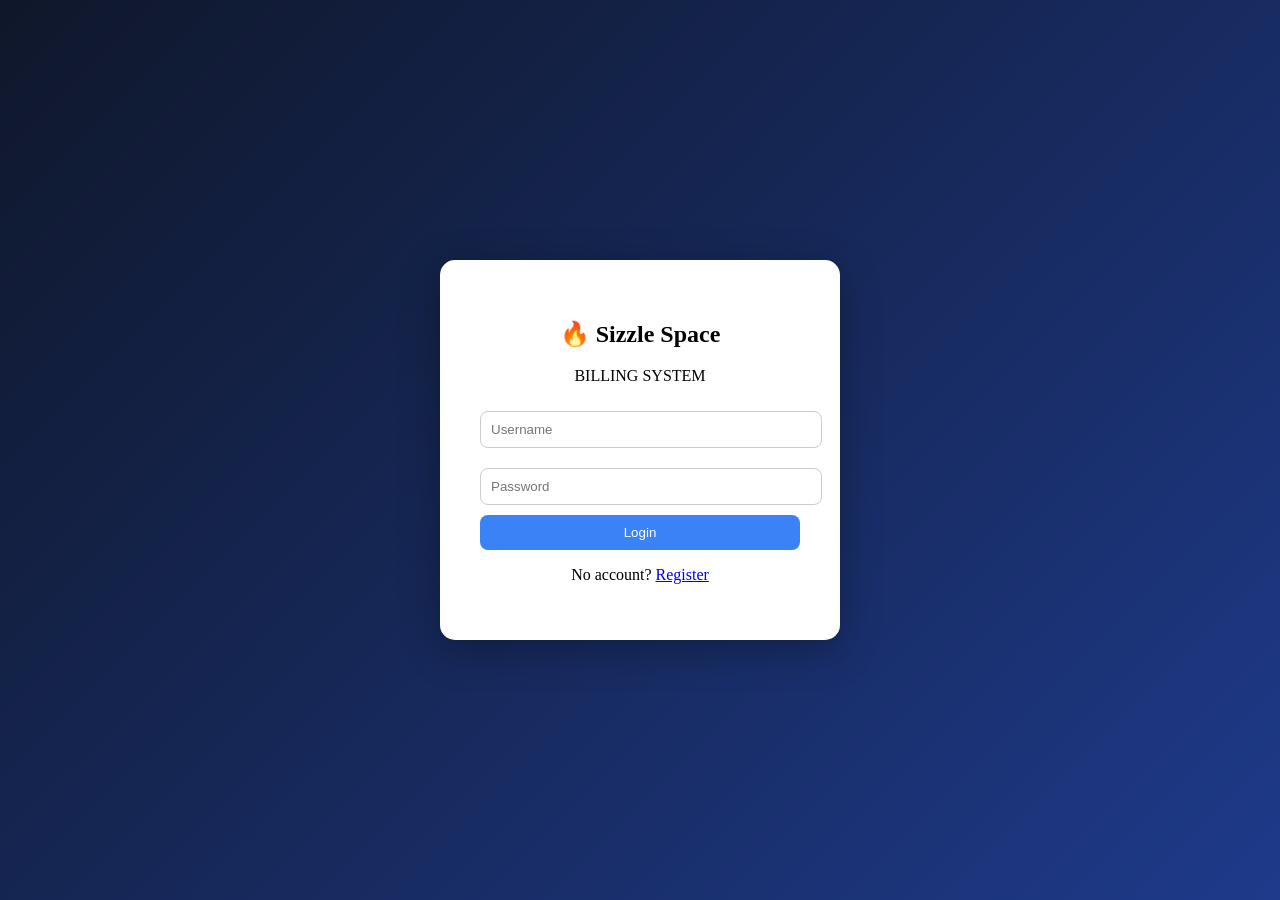
<file: Billing System/login.html>
<!DOCTYPE html>
<html>
<head>
<title>Login - Sizzle Space</title>

<style>

body{
margin:0;
font-family:'Segoe UI';
background:linear-gradient(135deg,#0f172a,#1e3a8a);
display:flex;
justify-content:center;
align-items:center;
height:100vh;
}

.box{
background:white;
padding:40px;
border-radius:15px;
width:320px;
text-align:center;
box-shadow:0 10px 40px rgba(0,0,0,0.3);
}

input{
width:100%;
padding:10px;
margin:10px 0;
border-radius:8px;
border:1px solid #ccc;
}

button{
width:100%;
padding:10px;
background:#3b82f6;
color:white;
border:none;
border-radius:8px;
cursor:pointer;
}

button:hover{
background:#2563eb;
}

.error{
color:red;
}

</style>
</head>

<body>

<div class="box">

<h2>🔥 Sizzle Space</h2>
<p>BILLING SYSTEM</p>

<input id="username" placeholder="Username">
<input id="password" type="password" placeholder="Password">

<button onclick="login()">Login</button>

<p class="error" id="error"></p>

<p>No account? <a href="register.html">Register</a></p>

</div>

<script>

function login(){

let user=document.getElementById("username").value
let pass=document.getElementById("password").value

let users=JSON.parse(localStorage.getItem("users"))||[]

let valid=false

users.forEach(u=>{
if(u.username===user && u.password===pass){
valid=true
}
})

if(valid){

localStorage.setItem("loggedIn","true")

window.location.href="index.html"

}else{

document.getElementById("error").innerText="Invalid Login"

}

}

</script>

</body>
</html>
</file>
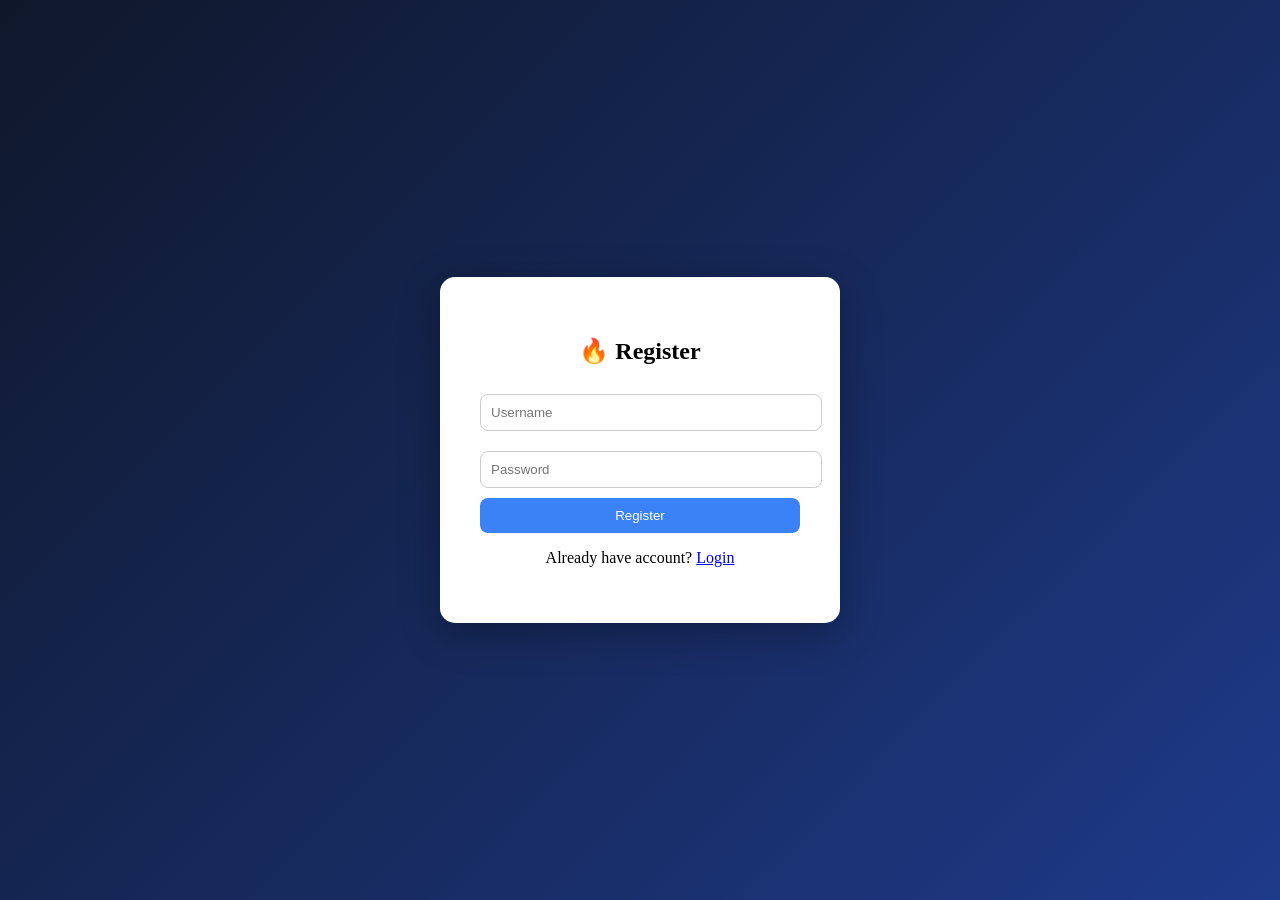
<file: Billing System/registration.html>
<!DOCTYPE html>
<html>
<head>
<title>Register - Sizzle Space</title>

<style>

body{
margin:0;
font-family:'Segoe UI';
background:linear-gradient(135deg,#0f172a,#1e3a8a);
display:flex;
justify-content:center;
align-items:center;
height:100vh;
}

.box{
background:white;
padding:40px;
border-radius:15px;
width:320px;
text-align:center;
box-shadow:0 10px 40px rgba(0,0,0,0.3);
}

input{
width:100%;
padding:10px;
margin:10px 0;
border-radius:8px;
border:1px solid #ccc;
}

button{
width:100%;
padding:10px;
background:#3b82f6;
color:white;
border:none;
border-radius:8px;
cursor:pointer;
}

button:hover{
background:#2563eb;
}

</style>
</head>

<body>

<div class="box">

<h2>🔥 Register</h2>

<input id="newUser" placeholder="Username">
<input id="newPass" type="password" placeholder="Password">

<button onclick="register()">Register</button>

<p>Already have account? <a href="login.html">Login</a></p>

</div>

<script>

function register(){

let user=document.getElementById("newUser").value
let pass=document.getElementById("newPass").value

if(!user||!pass){
alert("Fill all fields")
return
}

let users=JSON.parse(localStorage.getItem("users"))||[]

users.push({username:user,password:pass})

localStorage.setItem("users",JSON.stringify(users))

alert("Account created!")

window.location.href="login.html"

}

</script>

</body>
</html>
</file>
